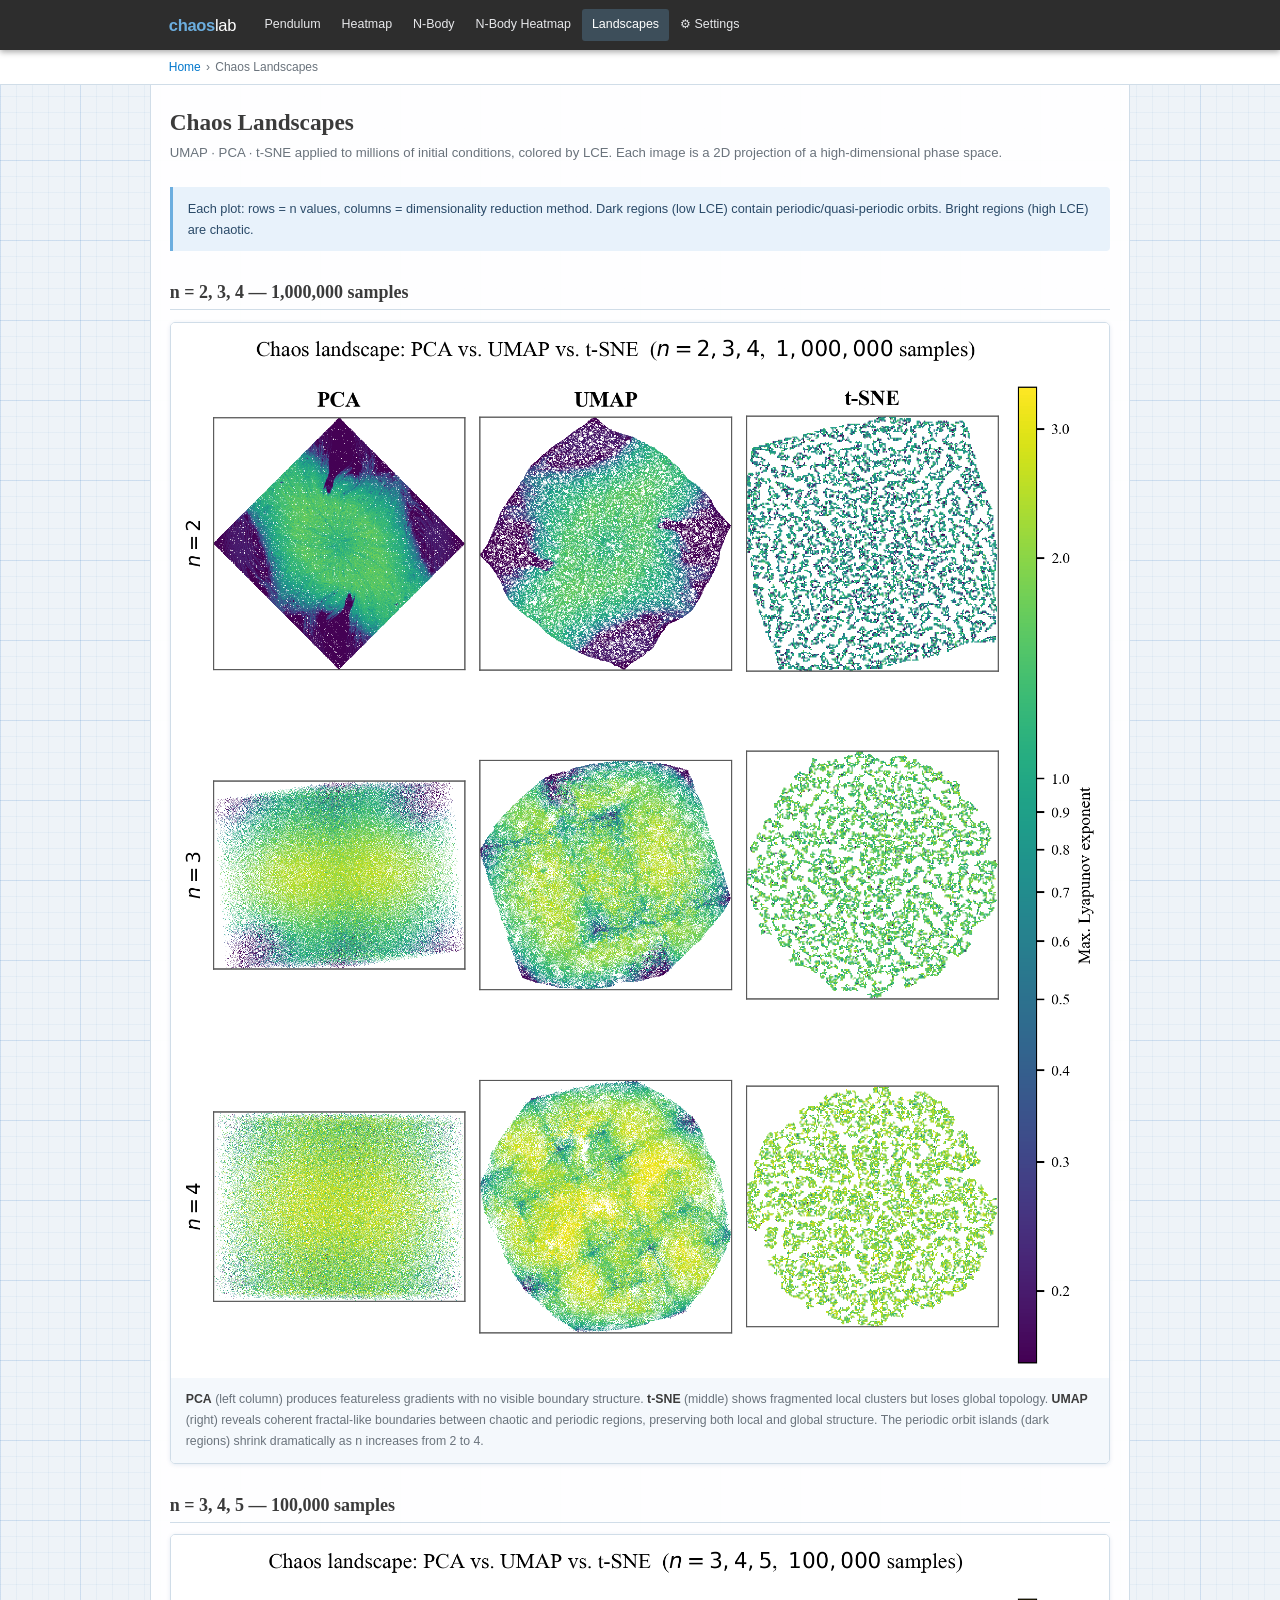
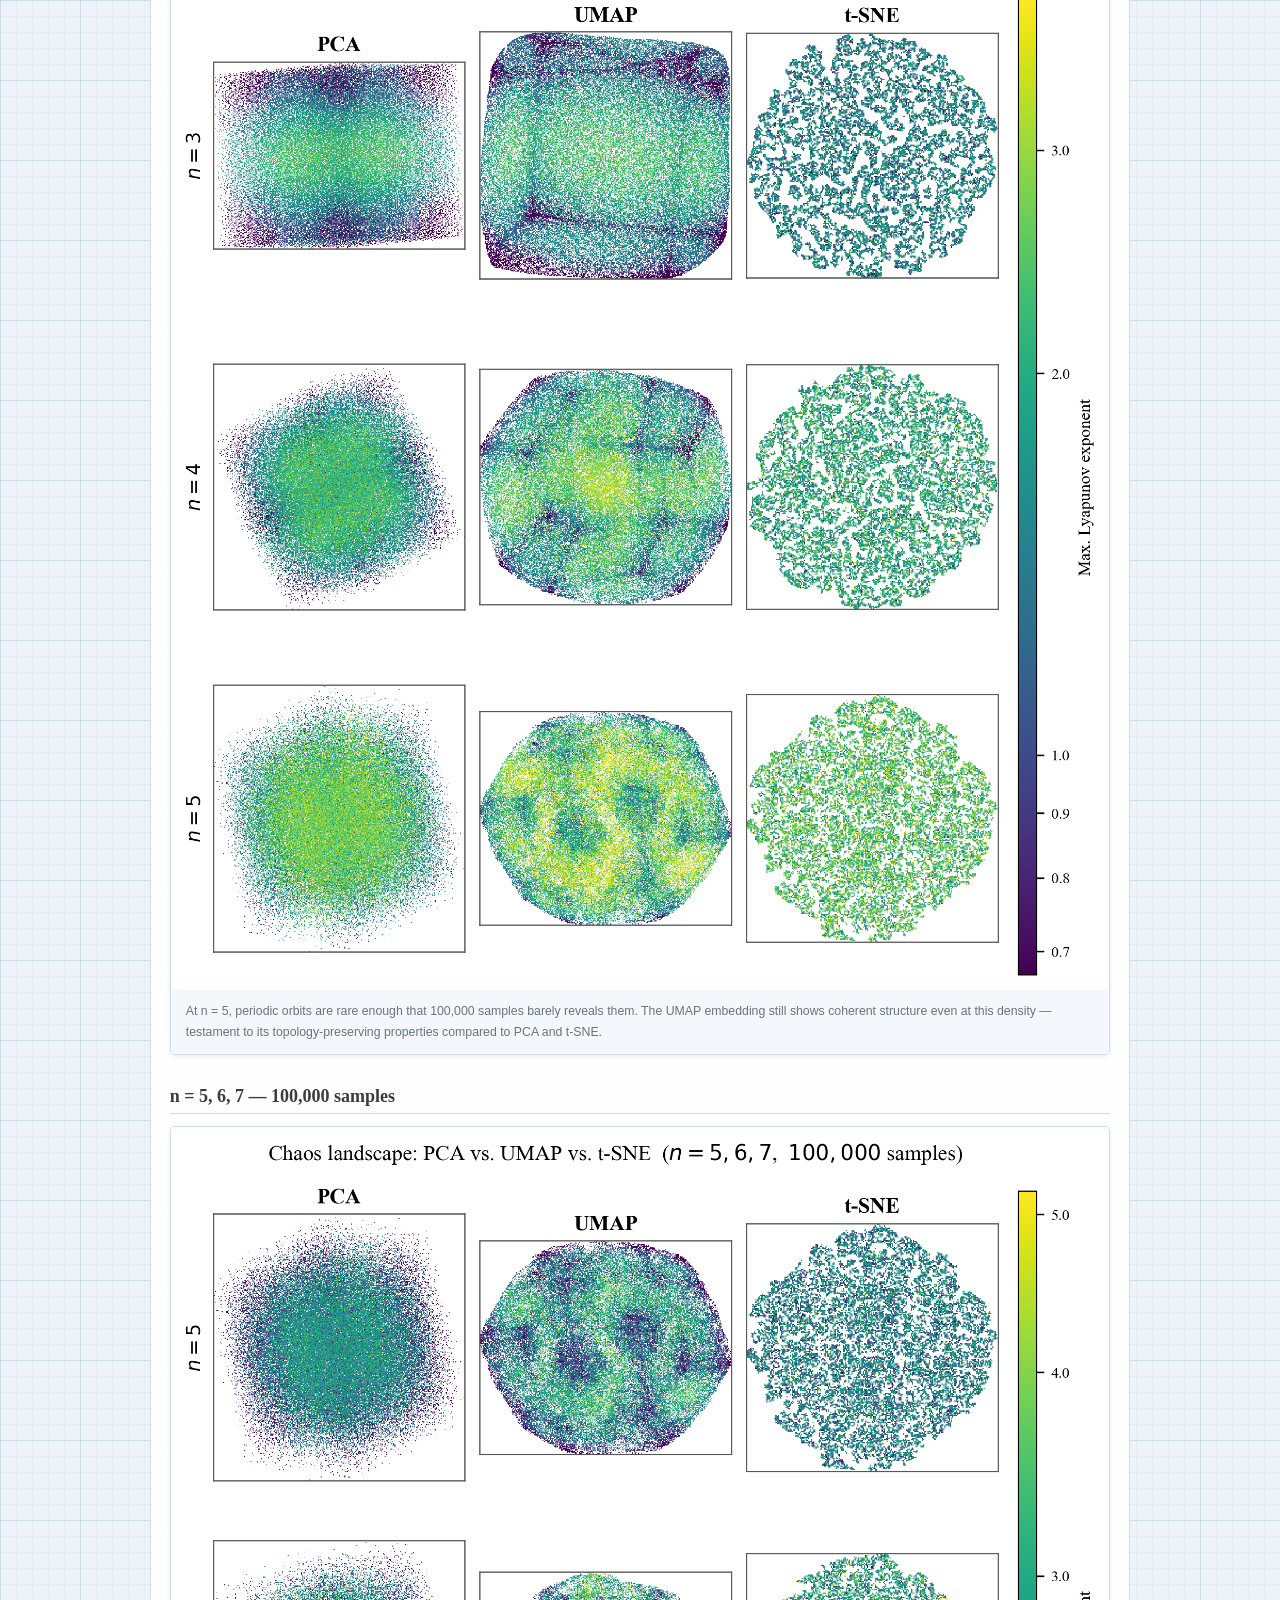
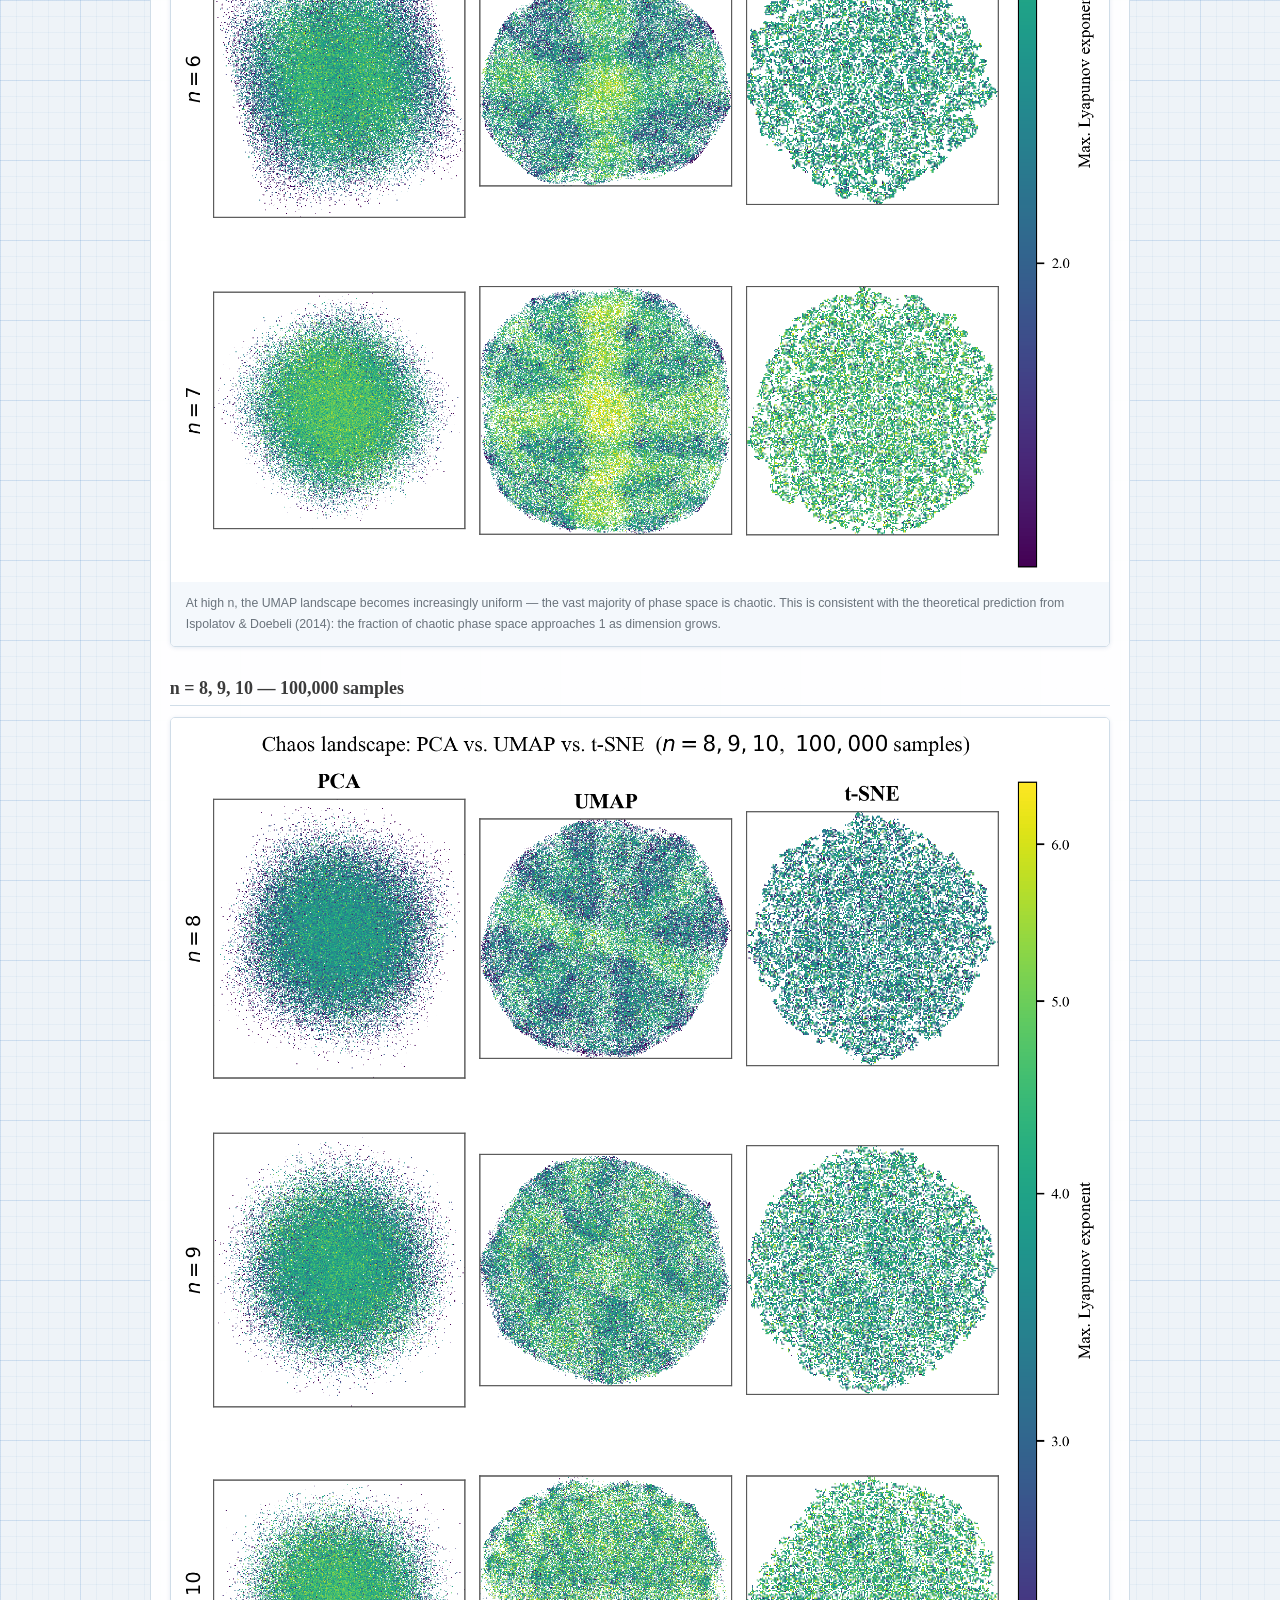
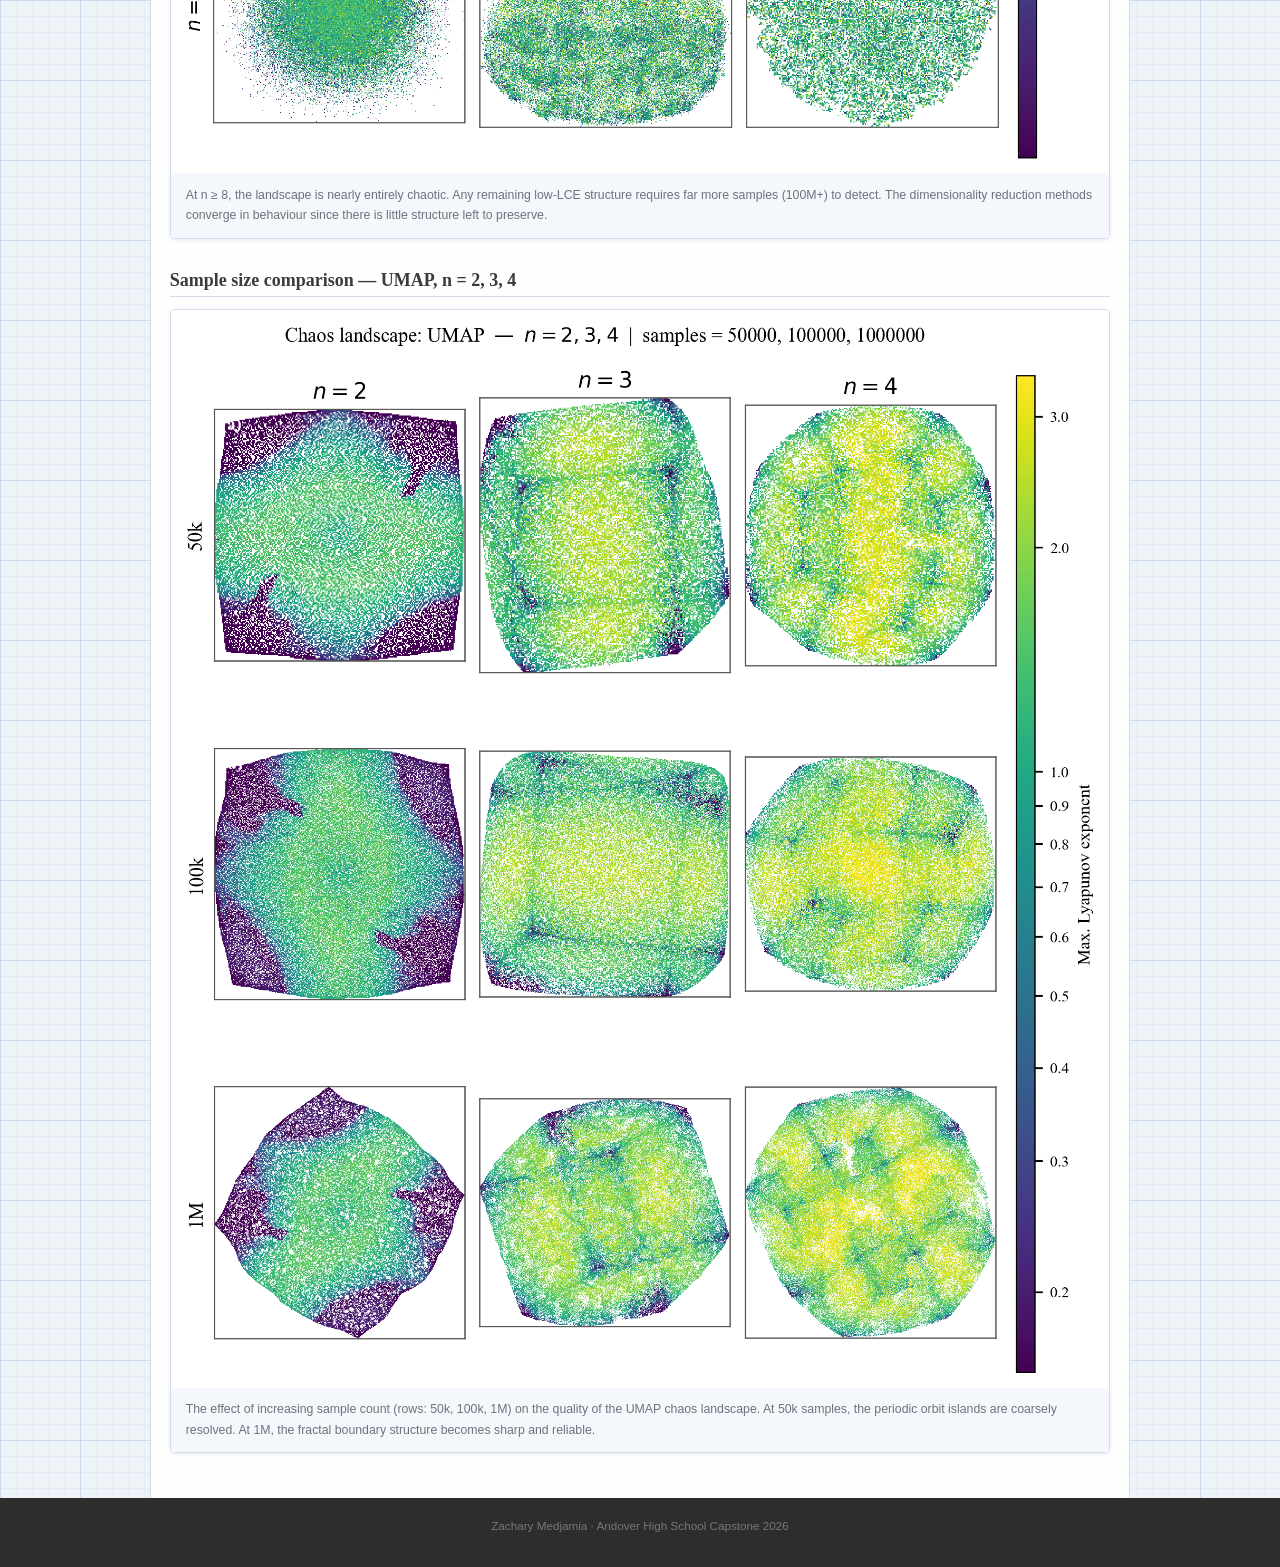
<file: landscapes.html>
<!DOCTYPE html>
<html lang="en">
<head>
  <meta charset="UTF-8">
  <meta name="viewport" content="width=device-width, initial-scale=1.0">
  <title>Chaos Landscapes — Chaos Lab</title>
  <link rel="stylesheet" href="css/style.css">
</head>
<body>

<header>
  <div class="header-inner">
    <a class="site-logo" href="index.html">chaos<span>lab</span></a>
    <nav>
      <a href="pendulum.html">Pendulum</a>
      <a href="pendulum-heatmap.html">Heatmap</a>
      <a href="nbody.html">N-Body</a>
      <a href="nbody-heatmap.html">N-Body Heatmap</a>
      <a href="landscapes.html" class="active">Landscapes</a>
      <a href="settings.html">⚙ Settings</a>
    </nav>
  </div>
</header>

<div class="breadcrumb">
  <div class="breadcrumb-inner">
    <a href="index.html">Home</a><span>›</span>Chaos Landscapes
  </div>
</div>

<div class="page-wrapper">
  <h1 class="page-title">Chaos Landscapes</h1>
  <p class="page-subtitle">
    UMAP · PCA · t-SNE applied to millions of initial conditions, colored by LCE.
    Each image is a 2D projection of a high-dimensional phase space.
  </p>

  <div class="notice">
    Each plot: rows = n values, columns = dimensionality reduction method.
    Dark regions (low LCE) contain periodic/quasi-periodic orbits.
    Bright regions (high LCE) are chaotic.
  </div>

  <h2>n = 2, 3, 4 — 1,000,000 samples</h2>
  <div class="gallery-item">
    <img src="img/comparison_grid_n2_3_4_1000000.png" alt="Chaos landscape n=2,3,4 comparison grid">
    <div class="gallery-caption">
      <strong>PCA</strong> (left column) produces featureless gradients with no visible boundary structure.
      <strong>t-SNE</strong> (middle) shows fragmented local clusters but loses global topology.
      <strong>UMAP</strong> (right) reveals coherent fractal-like boundaries between chaotic and
      periodic regions, preserving both local and global structure. The periodic orbit islands
      (dark regions) shrink dramatically as n increases from 2 to 4.
    </div>
  </div>

  <h2>n = 3, 4, 5 — 100,000 samples</h2>
  <div class="gallery-item">
    <img src="img/comparison_grid_n3_4_5_100000.png" alt="Chaos landscape n=3,4,5">
    <div class="gallery-caption">
      At n = 5, periodic orbits are rare enough that 100,000 samples barely reveals them.
      The UMAP embedding still shows coherent structure even at this density — testament to
      its topology-preserving properties compared to PCA and t-SNE.
    </div>
  </div>

  <h2>n = 5, 6, 7 — 100,000 samples</h2>
  <div class="gallery-item">
    <img src="img/comparison_grid_n5_6_7_100000.png" alt="Chaos landscape n=5,6,7">
    <div class="gallery-caption">
      At high n, the UMAP landscape becomes increasingly uniform — the vast majority of phase
      space is chaotic. This is consistent with the theoretical prediction from Ispolatov &amp; Doebeli
      (2014): the fraction of chaotic phase space approaches 1 as dimension grows.
    </div>
  </div>

  <h2>n = 8, 9, 10 — 100,000 samples</h2>
  <div class="gallery-item">
    <img src="img/comparison_grid_n8_9_10_100000.png" alt="Chaos landscape n=8,9,10">
    <div class="gallery-caption">
      At n ≥ 8, the landscape is nearly entirely chaotic. Any remaining low-LCE structure
      requires far more samples (100M+) to detect. The dimensionality reduction methods converge
      in behaviour since there is little structure left to preserve.
    </div>
  </div>

  <h2>Sample size comparison — UMAP, n = 2, 3, 4</h2>
  <div class="gallery-item">
    <img src="img/sample_grid_umap_n2_3_4_s50000_100000_1000000.png" alt="Sample size comparison UMAP n=2,3,4">
    <div class="gallery-caption">
      The effect of increasing sample count (rows: 50k, 100k, 1M) on the quality of the UMAP
      chaos landscape. At 50k samples, the periodic orbit islands are coarsely resolved.
      At 1M, the fractal boundary structure becomes sharp and reliable.
    </div>
  </div>
</div>

<footer>
  <p>Zachary Medjamia · Andover High School Capstone 2026</p>
</footer>

</body>
</html>
</file>
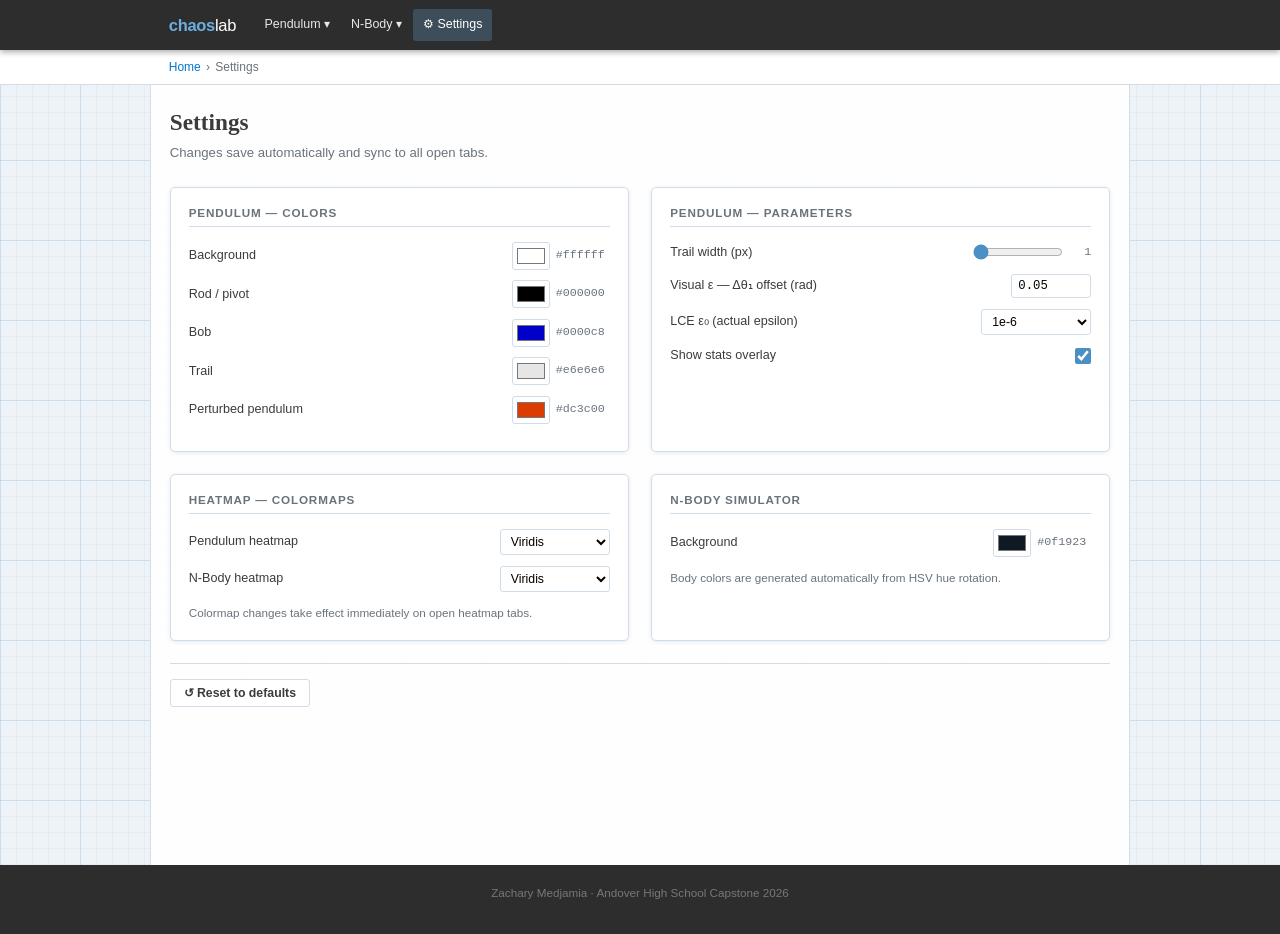
<file: settings.html>
<!DOCTYPE html>
<html lang="en">
<head>
  <meta charset="UTF-8">
  <meta name="viewport" content="width=device-width, initial-scale=1.0">
  <title>Settings — Chaos Lab</title>
  <link rel="stylesheet" href="css/style.css">
</head>
<body>
<header>
  <div class="header-inner">
    <a class="site-logo" href="index.html">chaos<span>lab</span></a>
    <nav>
      <div class="nav-group">
        <a href="pendulum.html">Pendulum ▾</a>
        <div class="nav-dropdown">
          <a href="pendulum.html">Simulator</a>
          <a href="pendulum-heatmap.html">Heatmap</a>
        </div>
      </div>
      <div class="nav-group">
        <a href="nbody.html">N-Body ▾</a>
        <div class="nav-dropdown">
          <a href="nbody.html">Simulator</a>
          <a href="nbody-heatmap.html">Heatmap</a>
        </div>
      </div>
      <a href="settings.html" class="active">⚙ Settings</a>
    </nav>
  </div>
</header>
<div class="breadcrumb"><div class="breadcrumb-inner">
  <a href="index.html">Home</a><span>›</span>Settings
</div></div>

<div class="page-wrapper">
  <h1 class="page-title">Settings</h1>
  <p class="page-subtitle">Changes save automatically and sync to all open tabs.</p>

  <div class="settings-grid">

    <!-- Pendulum colors -->
    <div class="settings-section">
      <h3>Pendulum — Colors</h3>

      <div class="settings-row">
        <label>Background</label>
        <div class="setting-ctrl">
          <input type="color" id="pend_bg" value="#ffffff">
          <span class="color-hex" id="pend_bg_hex">#ffffff</span>
        </div>
      </div>
      <div class="settings-row">
        <label>Rod / pivot</label>
        <div class="setting-ctrl">
          <input type="color" id="pend_rod" value="#000000">
          <span class="color-hex" id="pend_rod_hex">#000000</span>
        </div>
      </div>
      <div class="settings-row">
        <label>Bob</label>
        <div class="setting-ctrl">
          <input type="color" id="pend_bob" value="#0000c8">
          <span class="color-hex" id="pend_bob_hex">#0000c8</span>
        </div>
      </div>
      <div class="settings-row">
        <label>Trail</label>
        <div class="setting-ctrl">
          <input type="color" id="pend_trail" value="#e6e6e6">
          <span class="color-hex" id="pend_trail_hex">#e6e6e6</span>
        </div>
      </div>
      <div class="settings-row">
        <label>Perturbed pendulum</label>
        <div class="setting-ctrl">
          <input type="color" id="pend_pert" value="#dc3c00">
          <span class="color-hex" id="pend_pert_hex">#dc3c00</span>
        </div>
      </div>
    </div>

    <!-- Pendulum parameters -->
    <div class="settings-section">
      <h3>Pendulum — Parameters</h3>

      <div class="settings-row">
        <label>Trail width (px)</label>
        <div class="setting-ctrl">
          <input type="range" class="setting-range" id="pend_trail_w" min="1" max="5" step="1" value="1">
          <span class="color-hex" id="pend_trail_w_val" style="width:22px;text-align:right">1</span>
        </div>
      </div>
      <div class="settings-row">
        <label>Visual ε — Δθ₁ offset (rad)</label>
        <div class="setting-ctrl">
          <input type="number" class="setting-num" id="pend_vis_eps"
                 min="0.001" max="1.0" step="0.001" value="0.05">
        </div>
      </div>
      <div class="settings-row">
        <label>LCE ε₀ (actual epsilon)</label>
        <div class="setting-ctrl">
          <select class="setting-select" id="pend_lce_eps">
            <option value="0.0001">1e-4</option>
            <option value="0.00001">1e-5</option>
            <option value="0.000001" selected>1e-6</option>
            <option value="0.0000001">1e-7</option>
            <option value="0.00000001">1e-8</option>
            <option value="0.000000001">1e-9</option>
          </select>
        </div>
      </div>
      <div class="settings-row" style="margin-top:0.5rem">
        <label>Show stats overlay</label>
        <div class="setting-ctrl">
          <input type="checkbox" class="setting-check" id="show_stats" checked>
        </div>
      </div>
    </div>

    <!-- Heatmap colormaps -->
    <div class="settings-section">
      <h3>Heatmap — Colormaps</h3>

      <div class="settings-row">
        <label>Pendulum heatmap</label>
        <div class="setting-ctrl">
          <select class="setting-select" id="hm_pend_cmap">
            <option value="viridis" selected>Viridis</option>
            <option value="plasma">Plasma</option>
            <option value="inferno">Inferno</option>
            <option value="magma">Magma</option>
            <option value="hot">Hot</option>
            <option value="cool">Cool</option>
            <option value="gray">Gray</option>
          </select>
        </div>
      </div>
      <div class="settings-row">
        <label>N-Body heatmap</label>
        <div class="setting-ctrl">
          <select class="setting-select" id="hm_nbody_cmap">
            <option value="viridis" selected>Viridis</option>
            <option value="plasma">Plasma</option>
            <option value="inferno">Inferno</option>
            <option value="magma">Magma</option>
            <option value="hot">Hot</option>
            <option value="cool">Cool</option>
            <option value="gray">Gray</option>
          </select>
        </div>
      </div>

      <p style="font-family:var(--font-ui);font-size:0.78rem;color:var(--text-light);margin-top:0.75rem;margin-bottom:0">
        Colormap changes take effect immediately on open heatmap tabs.
      </p>
    </div>

    <!-- N-Body -->
    <div class="settings-section">
      <h3>N-Body Simulator</h3>

      <div class="settings-row">
        <label>Background</label>
        <div class="setting-ctrl">
          <input type="color" id="nb_bg" value="#0f1923">
          <span class="color-hex" id="nb_bg_hex">#0f1923</span>
        </div>
      </div>

      <p style="font-family:var(--font-ui);font-size:0.78rem;color:var(--text-light);margin-top:0.75rem;margin-bottom:0">
        Body colors are generated automatically from HSV hue rotation.
      </p>
    </div>

  </div><!-- .settings-grid -->

  <div class="settings-footer">
    <button class="btn-secondary" id="btnReset">↺ Reset to defaults</button>
    <span class="settings-saved-msg" id="savedMsg">✓ Saved</span>
  </div>
</div>

<footer><p>Zachary Medjamia · Andover High School Capstone 2026</p></footer>

<script type="module">
  import { DEFAULTS, load, save, reset } from './js/settings.js';

  const settings = load();

  // Map field id → current value
  const colorIds  = ['pend_bg', 'pend_rod', 'pend_bob', 'pend_trail', 'pend_pert', 'nb_bg'];
  const cmapIds   = ['hm_pend_cmap', 'hm_nbody_cmap'];  // string selects
  const numberIds = ['pend_vis_eps'];
  const rangeIds  = ['pend_trail_w'];
  const checkIds  = ['show_stats'];
  // pend_lce_eps is a numeric select — handled separately

  // Populate fields from saved settings
  colorIds.forEach(id => {
    const el = document.getElementById(id);
    el.value = settings[id] ?? DEFAULTS[id];
    const hex = document.getElementById(id + '_hex');
    if (hex) hex.textContent = el.value;
  });
  cmapIds.forEach(id => {
    const el = document.getElementById(id);
    const val = settings[id] ?? DEFAULTS[id];
    for (const opt of el.options) {
      if (opt.value === val) { opt.selected = true; break; }
    }
  });
  // LCE epsilon: compare numerically since JS serializes 1e-7 as "1e-7" not "0.0000001"
  (function() {
    const el = document.getElementById('pend_lce_eps');
    const val = parseFloat(settings['pend_lce_eps'] ?? DEFAULTS['pend_lce_eps']);
    let matched = false;
    for (const opt of el.options) {
      if (Math.abs(parseFloat(opt.value) - val) < val * 0.01) { opt.selected = true; matched = true; break; }
    }
    if (!matched) el.options[2].selected = true; // default 1e-6
  })();
  numberIds.forEach(id => {
    document.getElementById(id).value = settings[id] ?? DEFAULTS[id];
  });
  rangeIds.forEach(id => {
    const el = document.getElementById(id);
    el.value = settings[id] ?? DEFAULTS[id];
    const valEl = document.getElementById(id + '_val');
    if (valEl) valEl.textContent = el.value;
  });
  checkIds.forEach(id => {
    document.getElementById(id).checked = !!(settings[id] ?? DEFAULTS[id]);
  });

  function showSaved() {
    const msg = document.getElementById('savedMsg');
    msg.classList.add('visible');
    clearTimeout(msg._t);
    msg._t = setTimeout(() => msg.classList.remove('visible'), 1800);
  }

  function persist() {
    const s = load();
    colorIds.forEach(id => { s[id] = document.getElementById(id).value; });
    cmapIds.forEach(id => { s[id] = document.getElementById(id).value; });
    s['pend_lce_eps'] = parseFloat(document.getElementById('pend_lce_eps').value);
    numberIds.forEach(id => { s[id] = parseFloat(document.getElementById(id).value); });
    rangeIds.forEach(id => { s[id] = parseInt(document.getElementById(id).value, 10); });
    checkIds.forEach(id => { s[id] = document.getElementById(id).checked; });
    save(s);
    showSaved();
  }

  // Wire up color pickers
  colorIds.forEach(id => {
    const el = document.getElementById(id);
    const hex = document.getElementById(id + '_hex');
    el.addEventListener('input', () => {
      if (hex) hex.textContent = el.value;
      persist();
    });
  });

  // Wire up colormap selects
  cmapIds.forEach(id => {
    document.getElementById(id).addEventListener('change', persist);
  });
  document.getElementById('pend_lce_eps').addEventListener('change', persist);

  // Wire up number inputs
  numberIds.forEach(id => {
    document.getElementById(id).addEventListener('change', persist);
    document.getElementById(id).addEventListener('input', persist);
  });

  // Wire up range inputs
  rangeIds.forEach(id => {
    const el = document.getElementById(id);
    const valEl = document.getElementById(id + '_val');
    el.addEventListener('input', () => {
      if (valEl) valEl.textContent = el.value;
      persist();
    });
  });

  // Wire up checkboxes
  checkIds.forEach(id => {
    document.getElementById(id).addEventListener('change', persist);
  });

  function repopulate(src) {
    colorIds.forEach(id => {
      const el = document.getElementById(id);
      el.value = src[id];
      const hex = document.getElementById(id + '_hex');
      if (hex) hex.textContent = el.value;
    });
    cmapIds.forEach(id => {
      const el = document.getElementById(id);
      for (const opt of el.options) {
        if (opt.value === src[id]) { opt.selected = true; break; }
      }
    });
    (function() {
      const el = document.getElementById('pend_lce_eps');
      const val = parseFloat(src['pend_lce_eps']);
      let matched = false;
      for (const opt of el.options) {
        if (Math.abs(parseFloat(opt.value) - val) < val * 0.01) { opt.selected = true; matched = true; break; }
      }
      if (!matched) el.options[2].selected = true;
    })();
    numberIds.forEach(id => { document.getElementById(id).value = src[id]; });
    rangeIds.forEach(id => {
      const el = document.getElementById(id);
      el.value = src[id];
      const valEl = document.getElementById(id + '_val');
      if (valEl) valEl.textContent = el.value;
    });
    checkIds.forEach(id => { document.getElementById(id).checked = !!src[id]; });
  }

  // Reset button
  document.getElementById('btnReset').addEventListener('click', () => {
    if (!confirm('Reset all settings to defaults?')) return;
    reset();
    repopulate(DEFAULTS);
    showSaved();
  });
</script>
</body>
</html>
</file>
<file: css/style.css>
/* ============================================================
   Math Stack Exchange-inspired design — soft blue + white
   ============================================================ */

:root {
  --bg:          #ffffff;
  --page-bg:     #eef3f8;
  --text:        #3b3b3b;
  --text-light:  #6a737c;
  --header-bg:   #2d2d2d;
  --header-text: #e7e8eb;
  --accent:      #6caedf;
  --accent-dark: #4a90c4;
  --link:        #0077cc;
  --link-hover:  #0095ff;
  --border:      #d0dde8;
  --card-bg:     #f4f8fc;
  --code-bg:     #eff0f1;
  --tag-bg:      #e1ecf4;
  --tag-text:    #39739d;
  --shadow:      0 1px 4px rgba(0,70,140,0.10);
  --font-body:   Georgia, 'Times New Roman', serif;
  --font-ui:     -apple-system, BlinkMacSystemFont, 'Segoe UI', sans-serif;
  --font-code:   Consolas, 'Courier New', monospace;
  --max-width:   980px;
}

/* Reset */
*, *::before, *::after { box-sizing: border-box; margin: 0; padding: 0; }
html { font-size: 15px; scroll-behavior: smooth; }

/* Graph-paper background */
body {
  font-family: var(--font-body);
  color: var(--text);
  background-color: var(--page-bg);
  background-image:
    linear-gradient(rgba(99,153,210,.18) 1px, transparent 1px),
    linear-gradient(90deg, rgba(99,153,210,.18) 1px, transparent 1px),
    linear-gradient(rgba(99,153,210,.07) 1px, transparent 1px),
    linear-gradient(90deg, rgba(99,153,210,.07) 1px, transparent 1px);
  background-size: 80px 80px, 80px 80px, 16px 16px, 16px 16px;
  line-height: 1.7;
}

/* ---- Header / Nav ---- */
header {
  background: var(--header-bg);
  position: sticky;
  top: 0;
  z-index: 100;
  box-shadow: 0 2px 6px rgba(0,0,0,0.35);
}
.header-inner {
  max-width: var(--max-width);
  margin: 0 auto;
  display: flex;
  align-items: center;
  gap: 1.25rem;
  padding: 0 1.25rem;
  height: 50px;
}
.site-logo {
  font-family: var(--font-ui);
  font-size: 1.1rem;
  font-weight: 700;
  color: var(--accent);
  text-decoration: none;
  letter-spacing: -0.3px;
  white-space: nowrap;
}
.site-logo span { color: #ffffff; font-weight: 400; }

/* Nav with dropdowns */
nav { display: flex; gap: 0.1rem; align-items: center; }
nav > a,
.nav-group > a {
  font-family: var(--font-ui);
  font-size: 0.83rem;
  color: var(--header-text);
  text-decoration: none;
  padding: 0.35rem 0.65rem;
  border-radius: 3px;
  transition: background 0.15s;
  white-space: nowrap;
  display: block;
}
nav > a:hover,
.nav-group > a:hover,
nav > a.active,
.nav-group > a.active {
  background: rgba(108,174,223,0.25);
  color: #fff;
}
.nav-group {
  position: relative;
}
.nav-dropdown {
  display: none;
  position: absolute;
  top: 100%;
  left: 0;
  margin-top: -2px;    /* overlap parent by 2px — eliminates any gap */
  background: #1b1b1b;
  border: 1px solid #444;
  border-radius: 3px;
  min-width: 140px;
  z-index: 200;
  box-shadow: 0 4px 12px rgba(0,0,0,0.4);
}
.nav-group:hover .nav-dropdown { display: block; }
.nav-dropdown a {
  display: block;
  padding: 0.45rem 0.85rem;
  font-family: var(--font-ui);
  font-size: 0.82rem;
  color: #ccc;
  text-decoration: none;
  border-radius: 0;
}
.nav-dropdown a:hover { background: rgba(108,174,223,0.2); color: #fff; }
.nav-dropdown a.active { color: var(--accent); }

/* ---- Breadcrumb ---- */
.breadcrumb {
  background: var(--bg);
  border-bottom: 1px solid var(--border);
  padding: 0.45rem 0;
  font-family: var(--font-ui);
  font-size: 0.8rem;
  color: var(--text-light);
}
.breadcrumb-inner { max-width: var(--max-width); margin: 0 auto; padding: 0 1.25rem; }
.breadcrumb a { color: var(--link); text-decoration: none; }
.breadcrumb a:hover { text-decoration: underline; }
.breadcrumb span { margin: 0 0.35rem; }

/* ---- Main layout ---- */
.page-wrapper {
  max-width: var(--max-width);
  margin: 0 auto;
  padding: 1.5rem 1.25rem 3rem;
  background: rgba(255,255,255,0.96);
  border-left: 1px solid var(--border);
  border-right: 1px solid var(--border);
  min-height: calc(100vh - 120px);
}
.two-col { display: grid; grid-template-columns: 1fr 280px; gap: 1.5rem; align-items: start; }
@media (max-width: 720px) { .two-col { grid-template-columns: 1fr; } }

/* ---- Hero ---- */
.hero {
  background: linear-gradient(135deg, #1b2a38 0%, #2c4a62 100%);
  color: #fff;
  padding: 3rem 1.25rem 2.5rem;
  text-align: center;
  border-bottom: 3px solid var(--accent);
}
.hero h1 { font-size: 1.9rem; font-weight: 700; margin-bottom: 0.75rem; line-height: 1.25; }
.hero p  { font-size: 1rem; color: #c5d8ea; max-width: 600px; margin: 0 auto 1.5rem; font-family: var(--font-ui); }
.hero-formula { background: rgba(255,255,255,0.08); border-radius: 6px; display: inline-block; padding: 0.6rem 1.5rem; font-size: 1.05rem; }

/* ---- Section headings ---- */
h1, h2, h3 { line-height: 1.3; }
.page-title { font-size: 1.55rem; margin-bottom: 0.3rem; }
.page-subtitle { font-family: var(--font-ui); color: var(--text-light); font-size: 0.88rem; margin-bottom: 1.5rem; }
h2 { font-size: 1.2rem; margin: 2rem 0 0.75rem; border-bottom: 1px solid var(--border); padding-bottom: 0.3rem; }
h3 { font-size: 1rem; margin: 1.25rem 0 0.4rem; }

/* ---- Notice ---- */
.notice {
  background: #e8f2fb;
  border-left: 3px solid var(--accent);
  padding: 0.7rem 1rem;
  font-family: var(--font-ui);
  font-size: 0.85rem;
  border-radius: 0 4px 4px 0;
  margin: 1rem 0;
  color: #2a4a68;
}

/* ---- Simulation panel ---- */
.sim-layout { display: grid; grid-template-columns: 1fr 260px; gap: 1.5rem; align-items: start; }
@media (max-width: 700px) { .sim-layout { grid-template-columns: 1fr; } }
.sim-canvas-wrap {
  background: #0c1117;
  border-radius: 5px;
  overflow: hidden;
  border: 1px solid #2a3a4a;
  display: flex; align-items: center; justify-content: center;
}
canvas { display: block; }
.sim-controls {
  background: var(--bg);
  border: 1px solid var(--border);
  border-radius: 5px;
  padding: 1rem;
  font-family: var(--font-ui);
  font-size: 0.85rem;
  box-shadow: var(--shadow);
}
.sim-controls h3 {
  font-size: 0.78rem;
  margin: 0 0 0.75rem;
  color: var(--text-light);
  text-transform: uppercase;
  letter-spacing: 0.06em;
}
.control-group { margin-bottom: 0.85rem; }
.control-group label { display: flex; justify-content: space-between; margin-bottom: 0.3rem; font-size: 0.82rem; }
.control-group label span { color: var(--accent-dark); font-weight: 600; font-family: var(--font-code); }
input[type=range] { width: 100%; accent-color: var(--accent-dark); }
select {
  width: 100%; padding: 0.3rem 0.5rem; border: 1px solid var(--border);
  border-radius: 3px; background: #fff; font-family: var(--font-ui); font-size: 0.85rem;
}

/* ---- Buttons ---- */
.btn-row { display: flex; gap: 0.5rem; margin-top: 0.75rem; flex-wrap: wrap; }
button {
  font-family: var(--font-ui);
  font-size: 0.82rem;
  font-weight: 600;
  padding: 0.38rem 0.85rem;
  border-radius: 3px;
  border: 1px solid;
  cursor: pointer;
  transition: background 0.15s;
}
.btn-primary { background: var(--accent-dark); color: #fff; border-color: #3a7ab0; }
.btn-primary:hover { background: #3a7ab0; }
.btn-secondary { background: #fff; color: var(--text); border-color: var(--border); }
.btn-secondary:hover { background: var(--card-bg); }

/* ---- LCE readout ---- */
.lce-readout {
  margin-top: 0.6rem;
  padding: 0.45rem 0.75rem;
  background: #0c1117;
  color: #7dd3fc;
  border-radius: 4px;
  font-family: var(--font-code);
  font-size: 0.78rem;
  border: 1px solid #2a3a4a;
}

/* ---- Heatmap page ---- */
.heatmap-outer { display: flex; gap: 1.25rem; align-items: flex-start; flex-wrap: nowrap; }
@media (max-width: 900px) { .heatmap-outer { flex-wrap: wrap; } }
.heatmap-block { position: relative; display: inline-block; flex-shrink: 0; }
.heatmap-tooltip {
  position: absolute;
  background: rgba(0,0,0,0.82);
  color: #fff;
  padding: 0.3rem 0.6rem;
  border-radius: 4px;
  font-family: var(--font-code);
  font-size: 0.72rem;
  pointer-events: none;
  white-space: nowrap;
  display: none;
  z-index: 10;
}
.zoom-hint { font-family: var(--font-ui); font-size: 0.75rem; color: var(--text-light); margin-top: 4px; text-align: center; }
canvas.heatmap-canvas { cursor: crosshair; image-rendering: pixelated; display: block; }
.colorbar-col { display: flex; flex-direction: column; align-items: center; gap: 4px; flex-shrink: 0; }
.colorbar-canvas { width: 18px; }
.cb-label-text { font-size: 0.7rem; font-family: var(--font-ui); color: var(--text-light); writing-mode: vertical-rl; transform: rotate(180deg); }
.cb-labels { display: flex; flex-direction: column; justify-content: space-between; height: 100%; font-family: var(--font-code); font-size: 0.7rem; color: var(--text-light); }
.axis-y-wrap { display: flex; gap: 4px; }
.axis-y-label { writing-mode: vertical-rl; transform: rotate(180deg); font-family: var(--font-ui); font-size: 0.75rem; color: var(--text-light); text-align: center; align-self: center; }
.axis-x-label { text-align: center; font-family: var(--font-ui); font-size: 0.75rem; color: var(--text-light); margin-top: 4px; }
.heatmap-side { min-width: 260px; max-width: 280px; flex-shrink: 0; }
.clicked-info { font-family: var(--font-code); font-size: 0.78rem; background: var(--code-bg); border-radius: 4px; padding: 0.55rem 0.75rem; margin-bottom: 0.75rem; min-height: 3rem; border: 1px solid var(--border); }

/* ---- Gallery ---- */
.gallery { display: grid; gap: 1.5rem; }
.gallery-item { border: 1px solid var(--border); border-radius: 5px; overflow: hidden; box-shadow: var(--shadow); }
.gallery-item img { width: 100%; display: block; }
.gallery-caption { padding: 0.75rem 1rem; background: var(--card-bg); font-family: var(--font-ui); font-size: 0.82rem; color: var(--text-light); }
.gallery-caption strong { color: var(--text); }

/* ---- Methodology ---- */
.method-step { display: flex; gap: 1rem; margin-bottom: 1.5rem; border-left: 3px solid var(--accent); padding-left: 1rem; }
.step-num { font-family: var(--font-ui); font-weight: 700; font-size: 1.05rem; color: var(--accent-dark); min-width: 1.5rem; }
.step-body h3 { margin: 0 0 0.4rem; font-size: 0.98rem; }
.step-body p  { font-size: 0.88rem; margin-bottom: 0.5rem; }
.eq-box { background: var(--code-bg); border: 1px solid var(--border); border-radius: 4px; padding: 0.75rem 1rem; margin: 0.5rem 0; text-align: center; }
pre { background: var(--code-bg); border-radius: 4px; padding: 0.75rem 1rem; font-family: var(--font-code); font-size: 0.8rem; overflow-x: auto; border: 1px solid var(--border); }
code { font-family: var(--font-code); font-size: 0.85em; background: var(--code-bg); padding: 0.1em 0.3em; border-radius: 3px; }

/* ---- Sidebar ---- */
.sidebar { font-family: var(--font-ui); font-size: 0.82rem; }
.sidebar-box { background: var(--bg); border: 1px solid var(--border); border-radius: 5px; padding: 1rem; margin-bottom: 1rem; box-shadow: var(--shadow); }
.sidebar-box h4 { font-size: 0.78rem; text-transform: uppercase; letter-spacing: 0.06em; color: var(--text-light); margin-bottom: 0.6rem; }
.sidebar-box p  { margin-bottom: 0.5rem; color: var(--text-light); }
.tag { display: inline-block; background: var(--tag-bg); color: var(--tag-text); padding: 0.15rem 0.5rem; border-radius: 3px; font-size: 0.75rem; margin: 0.1rem; text-decoration: none; border: 1px solid #c5d9ed; }
.tag:hover { background: #d1e9f8; }

/* ---- Footer ---- */
footer {
  background: var(--header-bg);
  color: #777;
  text-align: center;
  padding: 1.2rem;
  font-family: var(--font-ui);
  font-size: 0.78rem;
  margin-top: 0;
}
footer a { color: #999; text-decoration: none; }
footer a:hover { color: #fff; }

/* ---- Utility ---- */
.text-muted { color: var(--text-light); }
.mt1 { margin-top: 0.5rem; } .mt2 { margin-top: 1rem; } .mt3 { margin-top: 1.5rem; }
a { color: var(--link); } a:hover { color: var(--link-hover); }
p { margin-bottom: 0.85rem; }
hr { border: none; border-top: 1px solid var(--border); margin: 1.25rem 0; }

/* ---- Settings page ---- */
.settings-grid {
  display: grid;
  grid-template-columns: 1fr 1fr;
  gap: 1.5rem;
}
@media (max-width: 680px) { .settings-grid { grid-template-columns: 1fr; } }

.settings-section {
  background: var(--bg);
  border: 1px solid var(--border);
  border-radius: 5px;
  padding: 1.1rem 1.2rem;
  box-shadow: var(--shadow);
}
.settings-section h3 {
  font-family: var(--font-ui);
  font-size: 0.78rem;
  text-transform: uppercase;
  letter-spacing: 0.07em;
  color: var(--text-light);
  margin: 0 0 1rem;
  padding-bottom: 0.4rem;
  border-bottom: 1px solid var(--border);
}
.settings-row {
  display: flex;
  align-items: center;
  justify-content: space-between;
  gap: 0.75rem;
  margin-bottom: 0.7rem;
}
.settings-row label {
  font-family: var(--font-ui);
  font-size: 0.84rem;
  color: var(--text);
  flex: 1;
  white-space: nowrap;
}
.settings-row .setting-ctrl {
  display: flex;
  align-items: center;
  gap: 0.4rem;
}
input[type=color] {
  width: 38px;
  height: 28px;
  border: 1px solid var(--border);
  border-radius: 3px;
  padding: 1px 2px;
  cursor: pointer;
  background: none;
}
.color-hex {
  font-family: var(--font-code);
  font-size: 0.78rem;
  color: var(--text-light);
  width: 54px;
}
input[type=number].setting-num {
  width: 80px;
  padding: 0.28rem 0.4rem;
  border: 1px solid var(--border);
  border-radius: 3px;
  font-family: var(--font-code);
  font-size: 0.82rem;
}
input[type=range].setting-range {
  width: 90px;
  accent-color: var(--accent-dark);
}
select.setting-select {
  width: auto;
  min-width: 110px;
  padding: 0.28rem 0.4rem;
  font-size: 0.82rem;
}
input[type=checkbox].setting-check {
  width: 16px;
  height: 16px;
  accent-color: var(--accent-dark);
  cursor: pointer;
}
.settings-footer {
  display: flex;
  gap: 0.75rem;
  align-items: center;
  margin-top: 1.5rem;
  padding-top: 1rem;
  border-top: 1px solid var(--border);
  flex-wrap: wrap;
}
.settings-saved-msg {
  font-family: var(--font-ui);
  font-size: 0.8rem;
  color: #2a8a2a;
  opacity: 0;
  transition: opacity 0.4s;
}
.settings-saved-msg.visible { opacity: 1; }
</file>
